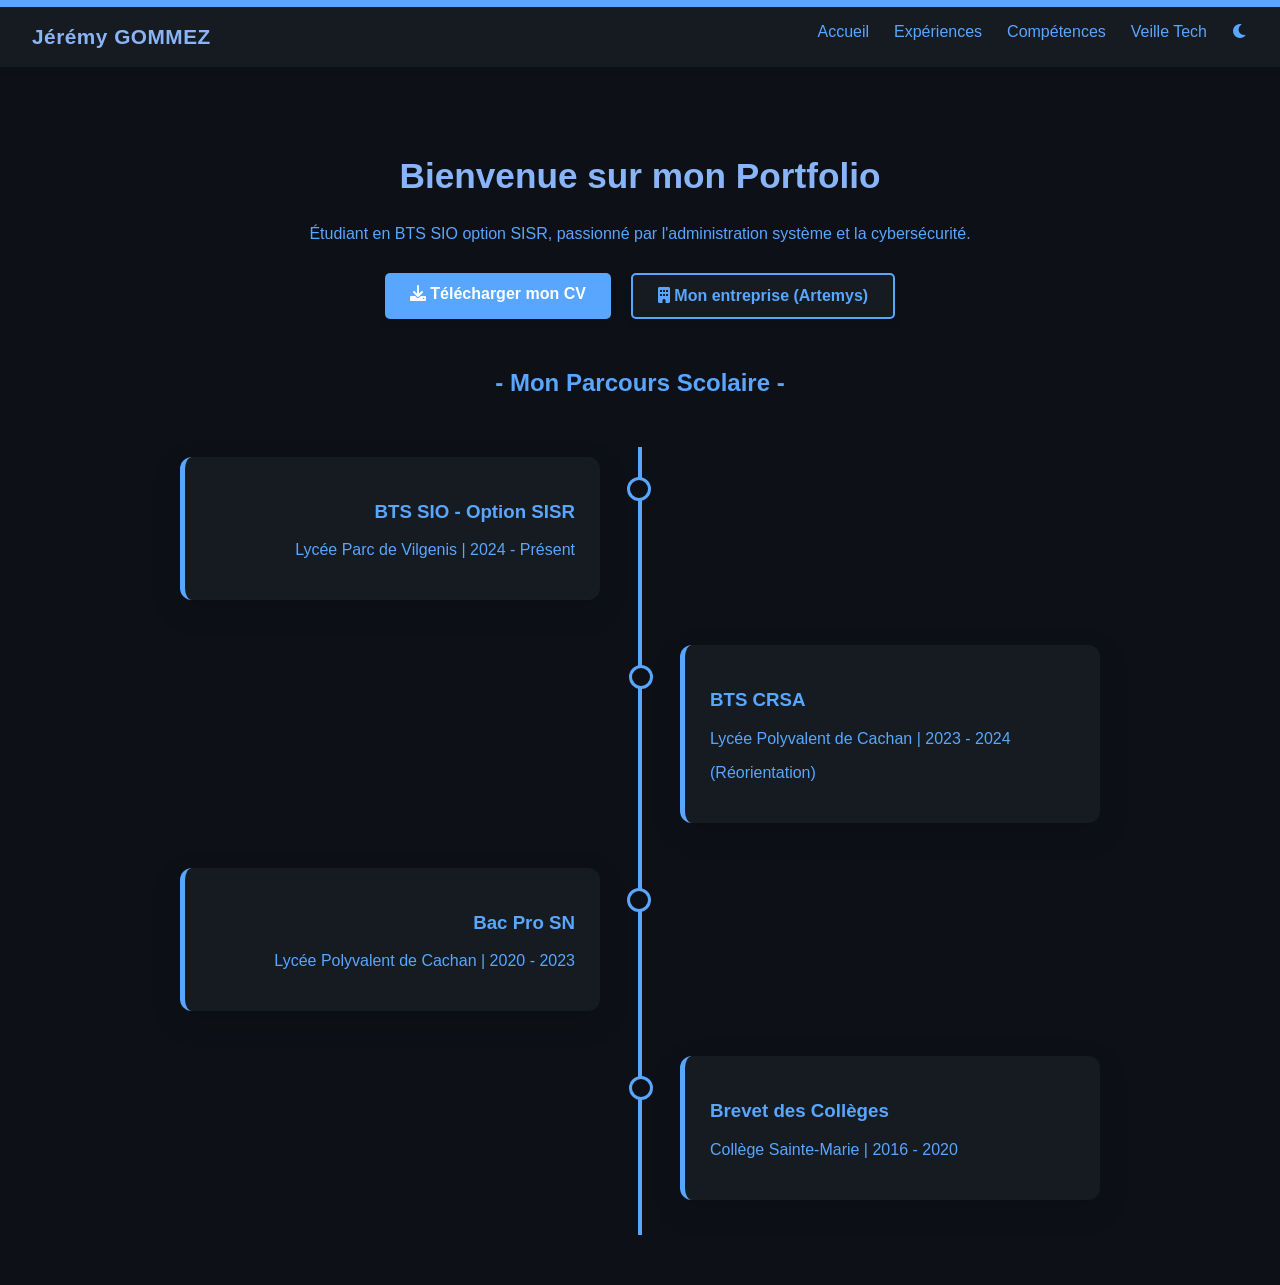
<file: index.html>
<!DOCTYPE html>
<html lang="fr">
<head>
    <meta charset="UTF-8">
    <title>Accueil | Jérémy GOMMEZ</title>
    <link rel="stylesheet" href="style.css">
    <link rel="stylesheet" href="https://cdnjs.cloudflare.com/ajax/libs/font-awesome/6.0.0/css/all.min.css">
</head>
<body>

<nav>
    <a href="index.html" class="logo">Jérémy GOMMEZ</a>
    <ul>
        <li><a href="index.html" class="active">Accueil</a></li>
        <li><a href="experiences.html">Expériences</a></li>
        <li><a href="competences.html">Compétences</a></li>
        <li><a href="veille.html">Veille Tech</a></li>
        <li><i id="theme-toggle" class="fas fa-moon" style="cursor:pointer; color:var(--accent);"></i></li>
    </ul>
</nav>

<main class="main-container">
    
    <section class="content-page" style="text-align: center; margin-bottom: 50px;">
        <h1>Bienvenue sur mon Portfolio</h1>
        <p>Étudiant en BTS SIO option SISR, passionné par l'administration système et la cybersécurité.</p>
        
        <div style="display: flex; justify-content: center; gap: 20px; margin-top: 30px; flex-wrap: wrap;">
            
            <a href="CV_Jeremy.pdf" class="btn-cv" download style="display: inline-block; padding: 12px 25px; background: var(--accent); color: white; text-decoration: none; border-radius: 5px; font-weight: bold; transition: 0.3s; box-shadow: 0 4px 6px rgba(0,0,0,0.1);">
                <i class="fas fa-download"></i> Télécharger mon CV
            </a>

            <a href="entreprise.html" class="btn-cv" style="display: inline-block; padding: 12px 25px; background: var(--card); color: var(--accent); border: 2px solid var(--accent); text-decoration: none; border-radius: 5px; font-weight: bold; transition: 0.3s; box-shadow: 0 4px 6px rgba(0,0,0,0.1);">
                <i class="fas fa-building"></i> Mon entreprise (Artemys)
            </a>

        </div>
    </section>

    <section class="content-page">
        <h2 style="text-align: center; margin-bottom: 30px;">- Mon Parcours Scolaire -</h2>

        <div class="timeline-container">
            <div class="timeline-line"></div>

            <div class="timeline-item left">
                <div class="card-exp highlight">
                    <h3>BTS SIO - Option SISR</h3>
                    <p class="company">Lycée Parc de Vilgenis | 2024 - Présent</p>
                </div>
            </div>

            <div class="timeline-item right">
                <div class="card-exp">
                    <h3>BTS CRSA</h3>
                    <p class="company">Lycée Polyvalent de Cachan | 2023 - 2024</p>
                    <p>(Réorientation)</p>
                </div>
            </div>

            <div class="timeline-item left">
                <div class="card-exp">
                    <h3>Bac Pro SN</h3>
                    <p class="company">Lycée Polyvalent de Cachan | 2020 - 2023</p>
                </div>
            </div>
            
            <div class="timeline-item right">
                <div class="card-exp">
                    <h3>Brevet des Collèges</h3>
                    <p class="company">Collège Sainte-Marie | 2016 - 2020</p>
                </div>
            </div>

        </div>
    </section>
</main>

<script src="script.js"></script>
</body>
</html>
</file>
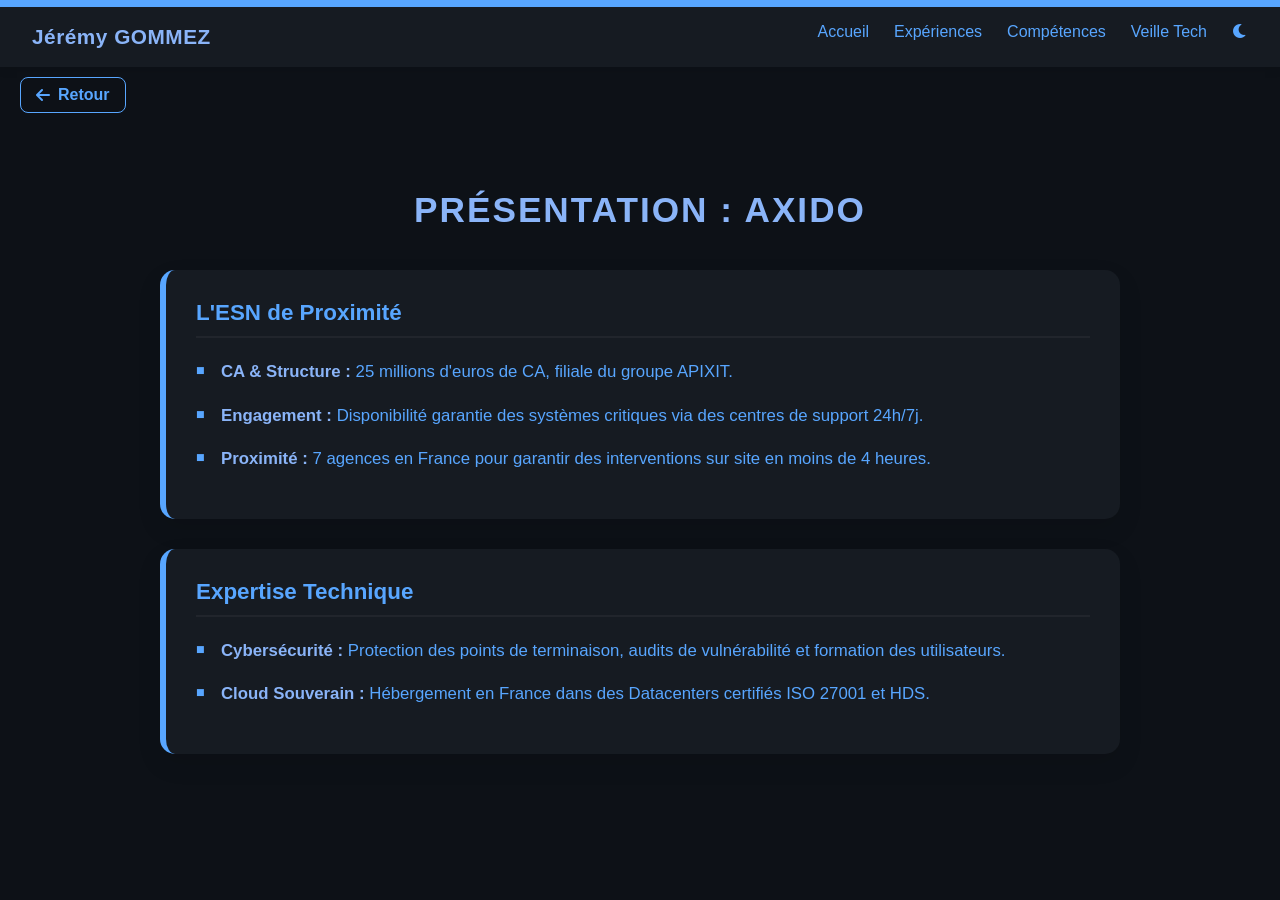
<file: axido.html>
<!DOCTYPE html>
<html lang="fr">
<head>
    <meta charset="UTF-8">
    <meta name="viewport" content="width=device-width, initial-scale=1.0">
    <title>Présentation Entreprise | Jérémy GOMMEZ</title>
    <link rel="stylesheet" href="style.css">
    <link rel="stylesheet" href="https://cdnjs.cloudflare.com/ajax/libs/font-awesome/6.0.0/css/all.min.css">
</head>
<body>

<nav class="navbar">
    <a href="index.html" class="logo">Jérémy GOMMEZ</a>
        <a href="experiences.html" class="back-arrow" title="Retour aux expériences">
    <i class="fas fa-arrow-left"></i> Retour
</a>
    <ul class="menu">
        <li><a href="index.html">Accueil</a></li>
        <li><a href="experiences.html">Expériences</a></li>
        <li><a href="competences.html">Compétences</a></li>
        <li><a href="veille.html">Veille Tech</a></li>
        <li><i id="theme-toggle" class="fas fa-moon" style="cursor:pointer;"></i></li>
    </ul>
</nav>
<main class="main-content">
    <h1>Présentation : Axido</h1>
    <section class="card">
        <h2>L'ESN de Proximité</h2>
        <ul>
            <li><strong>CA & Structure :</strong> 25 millions d'euros de CA, filiale du groupe APIXIT.</li>
            <li><strong>Engagement :</strong> Disponibilité garantie des systèmes critiques via des centres de support 24h/7j.</li>
            <li><strong>Proximité :</strong> 7 agences en France pour garantir des interventions sur site en moins de 4 heures.</li>
        </ul>
    </section>
    <section class="card">
        <h2>Expertise Technique</h2>
        <ul>
            <li><strong>Cybersécurité :</strong> Protection des points de terminaison, audits de vulnérabilité et formation des utilisateurs.</li>
            <li><strong>Cloud Souverain :</strong> Hébergement en France dans des Datacenters certifiés ISO 27001 et HDS.</li>
        </ul>
    </section>
</main>
<script>
    const themeToggle = document.getElementById('theme-toggle');
    const body = document.body;

    // Basculer le mode au clic
    themeToggle.addEventListener('click', () => {
        body.classList.toggle('light-mode');

        // Changer l'icône et sauvegarder le choix
        if (body.classList.contains('light-mode')) {
            themeToggle.classList.replace('fa-moon', 'fa-sun');
            localStorage.setItem('theme', 'light');
        } else {
            themeToggle.classList.replace('fa-sun', 'fa-moon');
            localStorage.setItem('theme', 'dark');
        }
    });

    // Garder le thème choisi même si on change de page
    window.onload = () => {
        const savedTheme = localStorage.getItem('theme');
        if (savedTheme === 'light') {
            body.classList.add('light-mode');
            themeToggle.classList.replace('fa-moon', 'fa-sun');
        }
    };
</script>

</body>
</file>
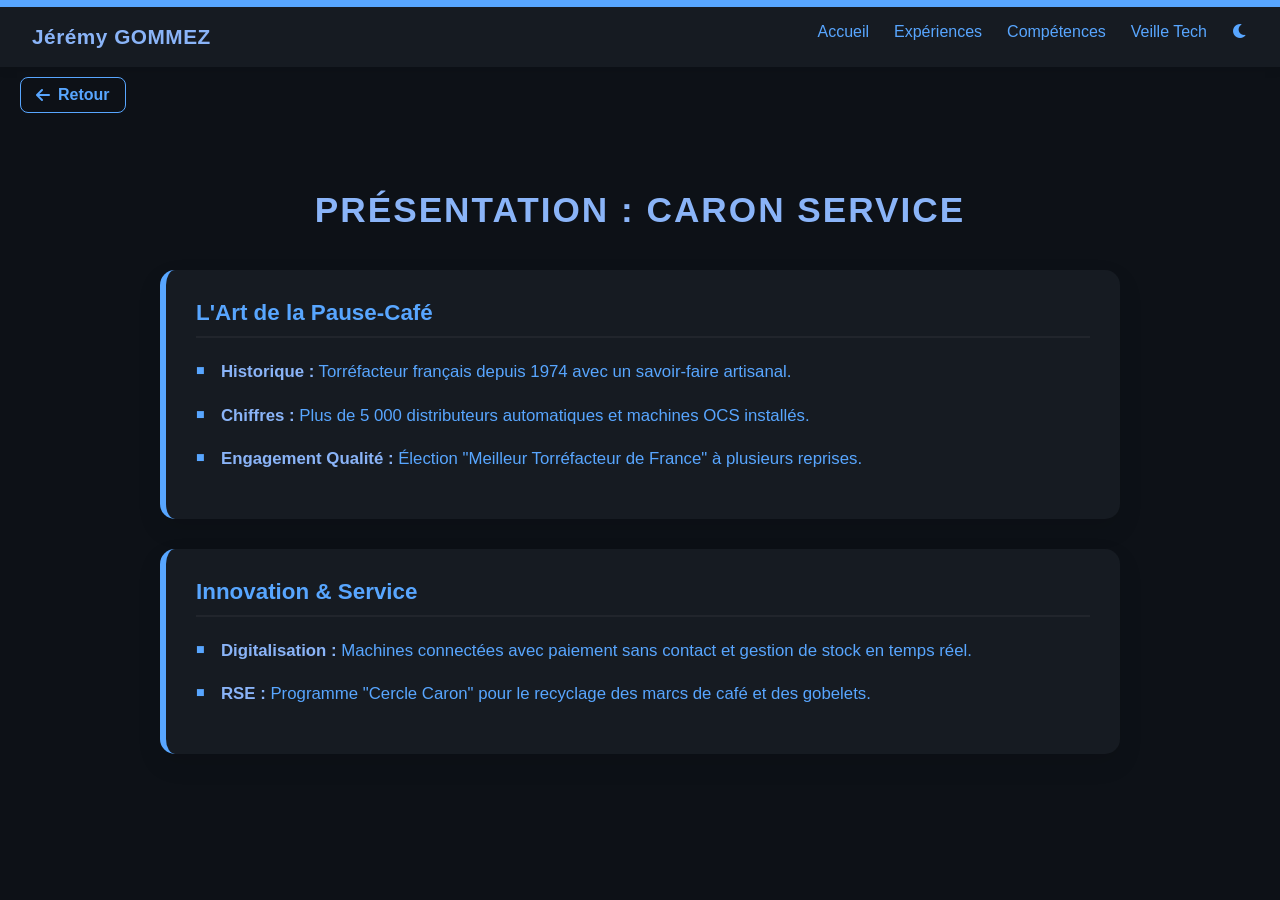
<file: caron.html>
<!DOCTYPE html>
<html lang="fr">
<head>
    <meta charset="UTF-8">
    <meta name="viewport" content="width=device-width, initial-scale=1.0">
    <title>Présentation Entreprise | Jérémy GOMMEZ</title>
    <link rel="stylesheet" href="style.css">
    <link rel="stylesheet" href="https://cdnjs.cloudflare.com/ajax/libs/font-awesome/6.0.0/css/all.min.css">
</head>
<body>

<nav class="navbar">
    <a href="index.html" class="logo">Jérémy GOMMEZ</a>
        <a href="experiences.html" class="back-arrow" title="Retour aux expériences">
    <i class="fas fa-arrow-left"></i> Retour
</a>
    <ul class="menu">
        <li><a href="index.html">Accueil</a></li>
        <li><a href="experiences.html">Expériences</a></li>
        <li><a href="competences.html">Compétences</a></li>
        <li><a href="veille.html">Veille Tech</a></li>
        <li><i id="theme-toggle" class="fas fa-moon" style="cursor:pointer;"></i></li>
    </ul>
</nav>
<main class="main-content">
    <h1>Présentation : Caron Service</h1>
    <section class="card">
        <h2>L'Art de la Pause-Café</h2>
        <ul>
            <li><strong>Historique :</strong> Torréfacteur français depuis 1974 avec un savoir-faire artisanal.</li>
            <li><strong>Chiffres :</strong> Plus de 5 000 distributeurs automatiques et machines OCS installés.</li>
            <li><strong>Engagement Qualité :</strong> Élection "Meilleur Torréfacteur de France" à plusieurs reprises.</li>
        </ul>
    </section>
    <section class="card">
        <h2>Innovation & Service</h2>
        <ul>
            <li><strong>Digitalisation :</strong> Machines connectées avec paiement sans contact et gestion de stock en temps réel.</li>
            <li><strong>RSE :</strong> Programme "Cercle Caron" pour le recyclage des marcs de café et des gobelets.</li>
        </ul>
    </section>
</main>
<script>
    const themeToggle = document.getElementById('theme-toggle');
    const body = document.body;

    // Basculer le mode au clic
    themeToggle.addEventListener('click', () => {
        body.classList.toggle('light-mode');

        // Changer l'icône et sauvegarder le choix
        if (body.classList.contains('light-mode')) {
            themeToggle.classList.replace('fa-moon', 'fa-sun');
            localStorage.setItem('theme', 'light');
        } else {
            themeToggle.classList.replace('fa-sun', 'fa-moon');
            localStorage.setItem('theme', 'dark');
        }
    });

    // Garder le thème choisi même si on change de page
    window.onload = () => {
        const savedTheme = localStorage.getItem('theme');
        if (savedTheme === 'light') {
            body.classList.add('light-mode');
            themeToggle.classList.replace('fa-moon', 'fa-sun');
        }
    };
</script>

</body>
</file>
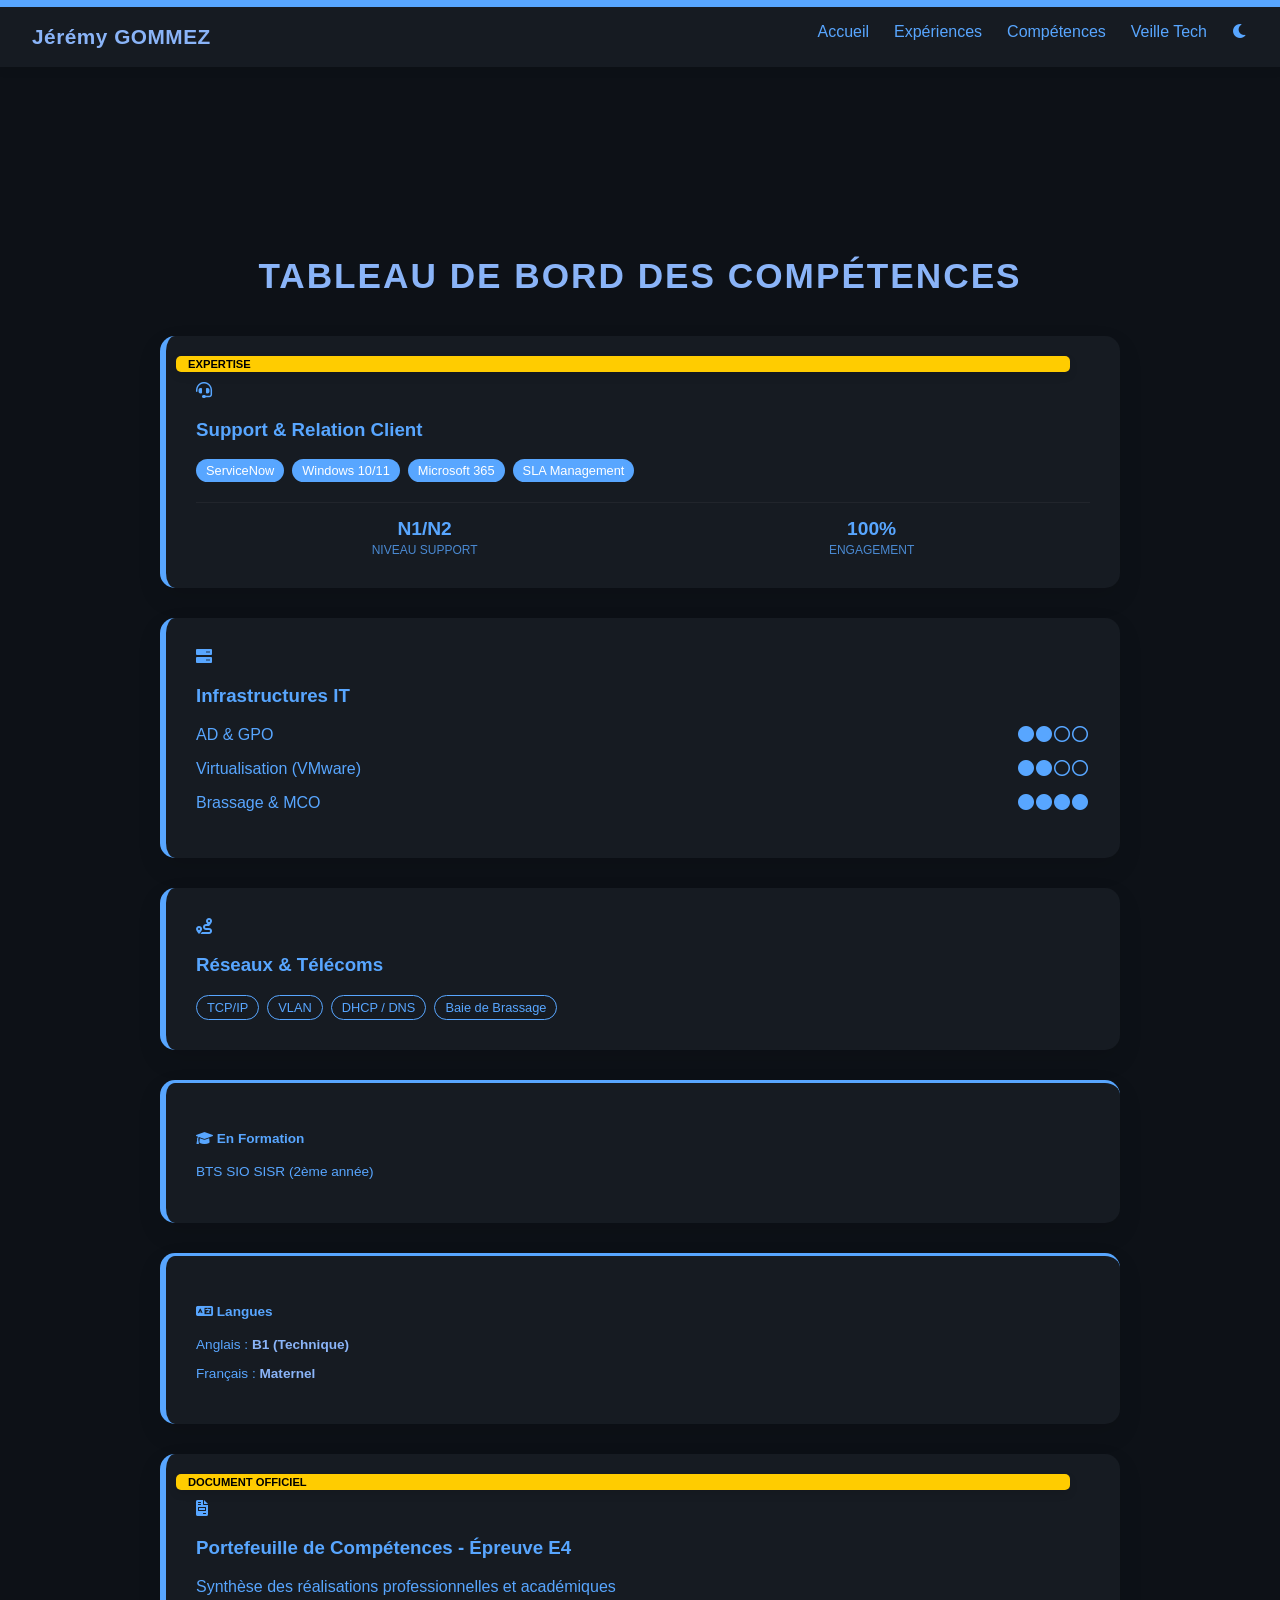
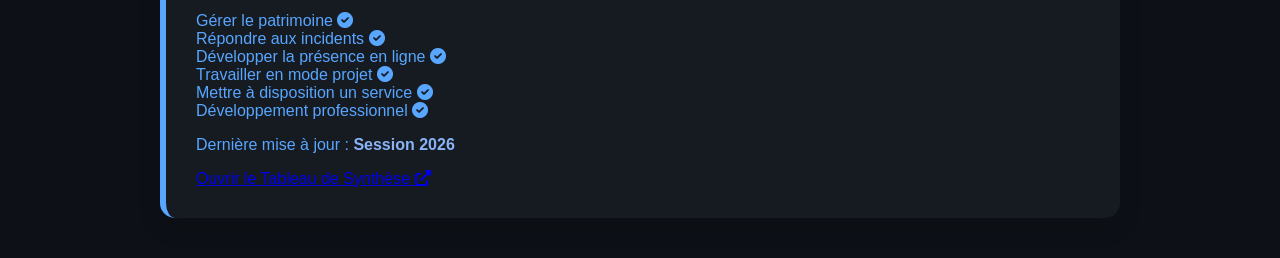
<file: competences.html>
<!DOCTYPE html>
<html lang="fr">
<head>
    <meta charset="UTF-8">
    <meta name="viewport" content="width=device-width, initial-scale=1.0">
    <title>Compétences | Jérémy GOMMEZ</title>
    <link rel="stylesheet" href="style.css">
    <link rel="stylesheet" href="https://cdnjs.cloudflare.com/ajax/libs/font-awesome/6.0.0/css/all.min.css">
</head>
<body>

<nav class="navbar">
    <a href="index.html" class="logo">Jérémy GOMMEZ</a>
    <ul class="menu">
        <li><a href="index.html">Accueil</a></li>
        <li><a href="experiences.html">Expériences</a></li>
        <li><a href="competences.html" class="active">Compétences</a></li>
        <li><a href="veille.html">Veille Tech</a></li>
        <li><i id="theme-toggle" class="fas fa-moon" style="cursor:pointer;"></i></li>
    </ul>
</nav>
<main class="main-container">
    <section class="main-content">
        <h1 style="text-align: center; margin-bottom: 40px;">Tableau de Bord des Compétences</h1>

        <div class="competences-layout">
            
            <div class="skills-grid-main">
                
                <div class="card alive-card highlight">
                    <div class="card-badge">Expertise</div>
                    <div class="card-header">
                        <i class="fas fa-headset"></i>
                        <h3>Support & Relation Client</h3>
                    </div>
                    <div class="skill-tags">
                        <span class="tag">ServiceNow</span>
                        <span class="tag">Windows 10/11</span>
                        <span class="tag">Microsoft 365</span>
                        <span class="tag">SLA Management</span>
                    </div>
                    <div class="stat-row">
                        <div class="stat-item">
                            <span class="stat-value">N1/N2</span>
                            <span class="stat-label">Niveau Support</span>
                        </div>
                        <div class="stat-item">
                            <span class="stat-value">100%</span>
                            <span class="stat-label">Engagement</span>
                        </div>
                    </div>
                </div>

                <div class="card alive-card">
                    <div class="card-header">
                        <i class="fas fa-server"></i>
                        <h3>Infrastructures IT</h3>
                    </div>
                    <div class="skill-info">
                        <p>AD & GPO <span class="level-dots"><i class="fas fa-circle"></i><i class="fas fa-circle"></i><i class="far fa-circle"></i><i class="far fa-circle"></i></span></p>
                        <p>Virtualisation (VMware) <span class="level-dots"><i class="fas fa-circle"></i><i class="fas fa-circle"></i><i class="far fa-circle"></i><i class="far fa-circle"></i></span></p>
                        <p>Brassage & MCO <span class="level-dots"><i class="fas fa-circle"></i><i class="fas fa-circle"></i><i class="fas fa-circle"></i><i class="fas fa-circle"></i></span></p>
                    </div>
                </div>

                <div class="card alive-card">
                    <div class="card-header">
                        <i class="fas fa-route"></i>
                        <h3>Réseaux & Télécoms</h3>
                    </div>
                    <div class="skill-tags">
                        <span class="tag outline">TCP/IP</span>
                        <span class="tag outline">VLAN</span>
                        <span class="tag outline">DHCP / DNS</span>
                        <span class="tag outline">Baie de Brassage</span>
                    </div>
                    
                </div>
            </div>

            <div class="skills-sidebar">
                <div class="card mini-card">
                    <h4><i class="fas fa-graduation-cap"></i> En Formation</h4>
                    <p>BTS SIO SISR (2ème année)</p>
                    <div class="progress-bar"><div class="progress" style="width: 60%;"></div></div>
                </div>

                <div class="card mini-card">
                    <h4><i class="fas fa-language"></i> Langues</h4>
                    <p>Anglais : <strong>B1 (Technique)</strong></p>
                    <p>Français : <strong>Maternel</strong></p>
                </div>
<div class="card alive-card table-master-card">
        <div class="card-badge gold">Document Officiel</div>
        
        <div class="dashboard-header">
            <div class="icon-circle">
                <i class="fas fa-file-invoice"></i>
            </div>
            <div class="titles">
                <h3>Portefeuille de Compétences - Épreuve E4</h3>
                <p>Synthèse des réalisations professionnelles et académiques</p>
            </div>
        </div>

        <div class="competences-summary-grid">
            <div class="summary-item checked"><span>Gérer le patrimoine</span> <i class="fas fa-check-circle"></i></div>
            <div class="summary-item checked"><span>Répondre aux incidents</span> <i class="fas fa-check-circle"></i></div>
            <div class="summary-item checked"><span>Développer la présence en ligne</span> <i class="fas fa-check-circle"></i></div>
            <div class="summary-item checked"><span>Travailler en mode projet</span> <i class="fas fa-check-circle"></i></div>
            <div class="summary-item checked"><span>Mettre à disposition un service</span> <i class="fas fa-check-circle"></i></div>
            <div class="summary-item checked"><span>Développement professionnel</span> <i class="fas fa-check-circle"></i></div>
        </div>

        <div class="dashboard-footer">
            <p>Dernière mise à jour : <strong>Session 2026</strong></p>
            <a href="Tableau_de_synthese_GOMMEZ.pdf" class="btn-modern-download">
                <span class="btn-text">Ouvrir le Tableau de Synthèse</span>
                <i class="fas fa-external-link-alt"></i>
            </a>
        </div>
            </div>
        </div>
    </section>
</main>

<script>
    const themeToggle = document.getElementById('theme-toggle');
    const body = document.body;

    themeToggle.addEventListener('click', () => {
        body.classList.toggle('light-mode');
        if (body.classList.contains('light-mode')) {
            themeToggle.classList.replace('fa-moon', 'fa-sun');
            localStorage.setItem('theme', 'light');
        } else {
            themeToggle.classList.replace('fa-sun', 'fa-moon');
            localStorage.setItem('theme', 'dark');
        }
    });

    window.onload = () => {
        const savedTheme = localStorage.getItem('theme');
        if (savedTheme === 'light') {
            body.classList.add('light-mode');
            themeToggle.classList.replace('fa-moon', 'fa-sun');
        }
    };
</script>
</body>
</html>
</file>
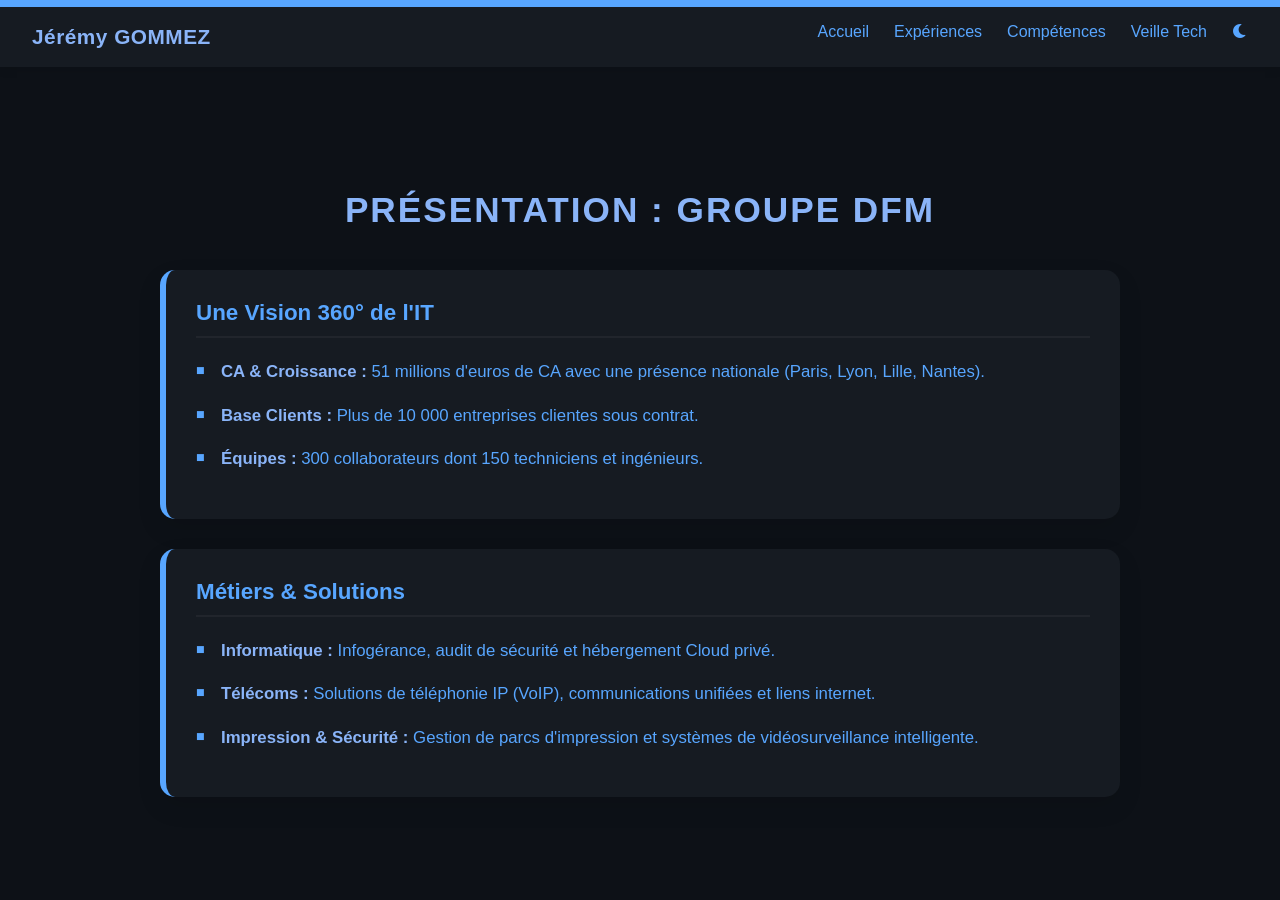
<file: dfm.html>
<!DOCTYPE html>
<html lang="fr">
<head>
    <meta charset="UTF-8">
    <meta name="viewport" content="width=device-width, initial-scale=1.0">
    <title>Présentation Entreprise | Jérémy GOMMEZ</title>
    <link rel="stylesheet" href="style.css">
    <link rel="stylesheet" href="https://cdnjs.cloudflare.com/ajax/libs/font-awesome/6.0.0/css/all.min.css">
</head>
<body>

<nav class="navbar">
    <a href="index.html" class="logo">Jérémy GOMMEZ</a>
    <ul class="menu">
        <li><a href="index.html">Accueil</a></li>
        <li><a href="experiences.html">Expériences</a></li>
        <li><a href="competences.html">Compétences</a></li>
        <li><a href="veille.html">Veille Tech</a></li>
        <li><i id="theme-toggle" class="fas fa-moon" style="cursor:pointer;"></i></li>
    </ul>
</nav>
<main class="main-content">
    <h1>Présentation : Groupe DFM</h1>
    <section class="card">
        <h2>Une Vision 360° de l'IT</h2>
        <ul>
            <li><strong>CA & Croissance :</strong> 51 millions d'euros de CA avec une présence nationale (Paris, Lyon, Lille, Nantes).</li>
            <li><strong>Base Clients :</strong> Plus de 10 000 entreprises clientes sous contrat.</li>
            <li><strong>Équipes :</strong> 300 collaborateurs dont 150 techniciens et ingénieurs.</li>
        </ul>
    </section>
    <section class="card">
        <h2>Métiers & Solutions</h2>
        <ul>
            <li><strong>Informatique :</strong> Infogérance, audit de sécurité et hébergement Cloud privé.</li>
            <li><strong>Télécoms :</strong> Solutions de téléphonie IP (VoIP), communications unifiées et liens internet.</li>
            <li><strong>Impression & Sécurité :</strong> Gestion de parcs d'impression et systèmes de vidéosurveillance intelligente.</li>
        </ul>
    </section>
</main>
<script>
    const themeToggle = document.getElementById('theme-toggle');
    const body = document.body;

    // Basculer le mode au clic
    themeToggle.addEventListener('click', () => {
        body.classList.toggle('light-mode');

        // Changer l'icône et sauvegarder le choix
        if (body.classList.contains('light-mode')) {
            themeToggle.classList.replace('fa-moon', 'fa-sun');
            localStorage.setItem('theme', 'light');
        } else {
            themeToggle.classList.replace('fa-sun', 'fa-moon');
            localStorage.setItem('theme', 'dark');
        }
    });

    // Garder le thème choisi même si on change de page
    window.onload = () => {
        const savedTheme = localStorage.getItem('theme');
        if (savedTheme === 'light') {
            body.classList.add('light-mode');
            themeToggle.classList.replace('fa-moon', 'fa-sun');
        }
    };
</script>
    
</body>
</file>
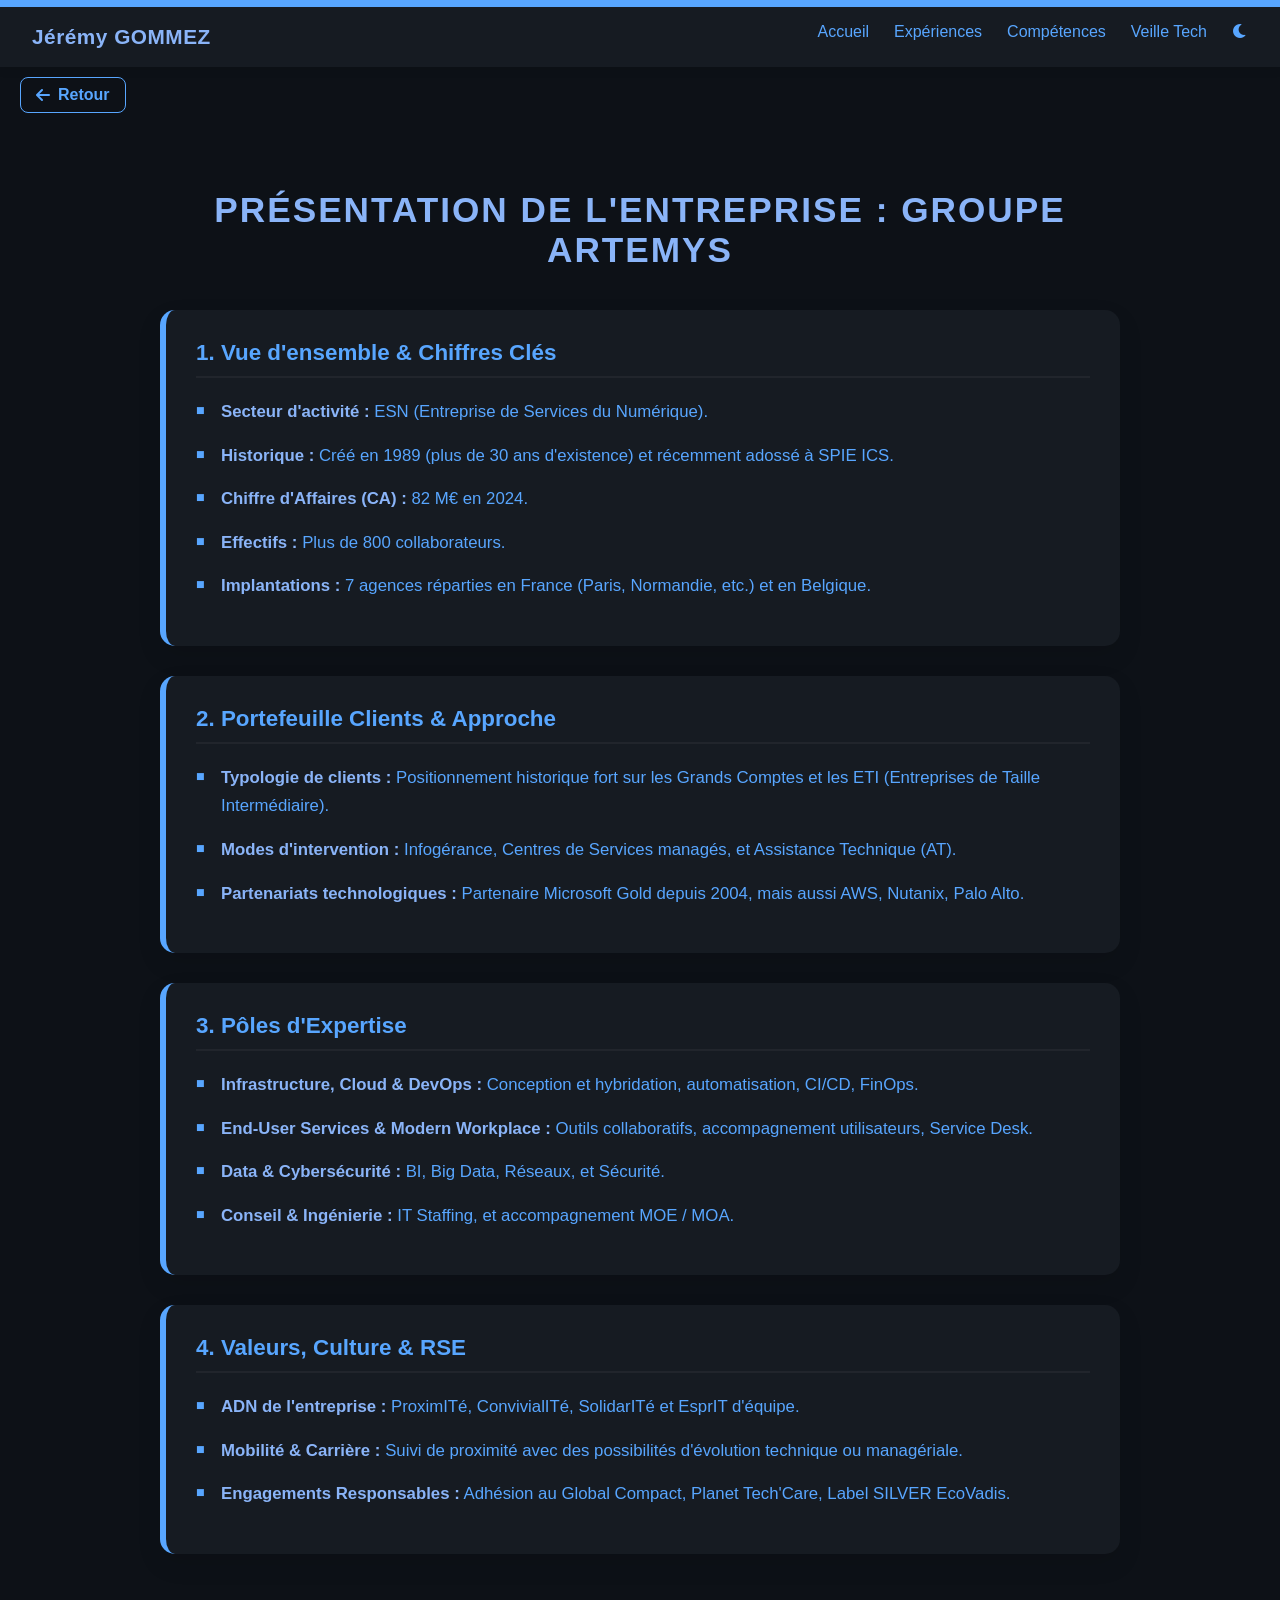
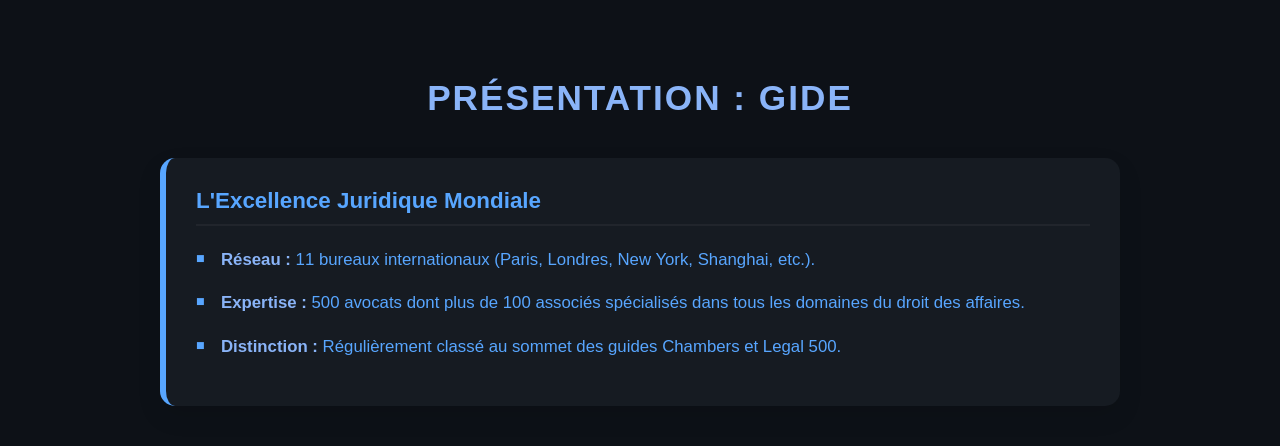
<file: entreprise.html>
<!DOCTYPE html>
<html lang="fr">
<head>
    <meta charset="UTF-8">
    <meta name="viewport" content="width=device-width, initial-scale=1.0">
    <title>Jérémy GOMMEZ - Présentation de l'entreprise</title>
    <link rel="stylesheet" href="https://cdnjs.cloudflare.com/ajax/libs/font-awesome/6.0.0/css/all.min.css">
    <link rel="stylesheet" href="style.css">
</head>
<body>

    <nav>
        <a href="index.html" class="logo">Jérémy GOMMEZ</a>
            <a href="experiences.html" class="back-arrow" title="Retour aux expériences">
    <i class="fas fa-arrow-left"></i> Retour
</a>
        <ul>
            <li><a href="index.html" class="active">Accueil</a></li>
            <li><a href="experiences.html">Expériences</a></li>
            <li><a href="competences.html">Compétences</a></li>
            <li><a href="veille.html">Veille Tech</a></li>
            <li><i id="theme-toggle" class="fas fa-moon" title="Changer de mode"></i></li>
        </ul>
    </nav>

    <main class="main-content">
        <h1>Présentation de l'entreprise : Groupe Artemys</h1>
        
        <section class="card">
            <h2>1. Vue d'ensemble & Chiffres Clés</h2>
            <ul>
                <li><strong>Secteur d'activité :</strong> ESN (Entreprise de Services du Numérique).</li>
                <li><strong>Historique :</strong> Créé en 1989 (plus de 30 ans d'existence) et récemment adossé à SPIE ICS.</li>
                <li><strong>Chiffre d'Affaires (CA) :</strong> 82 M€ en 2024.</li>
                <li><strong>Effectifs :</strong> Plus de 800 collaborateurs.</li>
                <li><strong>Implantations :</strong> 7 agences réparties en France (Paris, Normandie, etc.) et en Belgique.</li>
            </ul>
        </section>

        <section class="card">
            <h2>2. Portefeuille Clients & Approche</h2>
            <ul>
                <li><strong>Typologie de clients :</strong> Positionnement historique fort sur les Grands Comptes et les ETI (Entreprises de Taille Intermédiaire).</li>
                <li><strong>Modes d'intervention :</strong> Infogérance, Centres de Services managés, et Assistance Technique (AT).</li>
                <li><strong>Partenariats technologiques :</strong> Partenaire Microsoft Gold depuis 2004, mais aussi AWS, Nutanix, Palo Alto.</li>
            </ul>
        </section>

        <section class="card">
            <h2>3. Pôles d'Expertise</h2>
            <ul>
                <li><strong>Infrastructure, Cloud & DevOps :</strong> Conception et hybridation, automatisation, CI/CD, FinOps.</li>
                <li><strong>End-User Services & Modern Workplace :</strong> Outils collaboratifs, accompagnement utilisateurs, Service Desk.</li>
                <li><strong>Data & Cybersécurité :</strong> BI, Big Data, Réseaux, et Sécurité.</li>
                <li><strong>Conseil & Ingénierie :</strong> IT Staffing, et accompagnement MOE / MOA.</li>
            </ul>
        </section>

        <section class="card">
            <h2>4. Valeurs, Culture & RSE</h2>
            <ul>
                <li><strong>ADN de l'entreprise :</strong> ProximITé, ConvivialITé, SolidarITé et EsprIT d'équipe.</li>
                <li><strong>Mobilité & Carrière :</strong> Suivi de proximité avec des possibilités d'évolution technique ou managériale.</li>
                <li><strong>Engagements Responsables :</strong> Adhésion au Global Compact, Planet Tech'Care, Label SILVER EcoVadis.</li>
            </ul>
        </section>
    </main>
<main class="main-content">
    <h1>Présentation : Gide</h1>
    <section class="card">
        <h2>L'Excellence Juridique Mondiale</h2>
        <ul>
            <li><strong>Réseau :</strong> 11 bureaux internationaux (Paris, Londres, New York, Shanghai, etc.).</li>
            <li><strong>Expertise :</strong> 500 avocats dont plus de 100 associés spécialisés dans tous les domaines du droit des affaires.</li>
            <li><strong>Distinction :</strong> Régulièrement classé au sommet des guides Chambers et Legal 500.</li>
        </ul>
    </section>
</main>
    <script>
        const themeToggle = document.getElementById('theme-toggle');
        const body = document.body;

        themeToggle.addEventListener('click', () => {
            // Bascule la classe .light-mode sur le body
            body.classList.toggle('light-mode');

            // Change l'icône entre lune et soleil
            if (body.classList.contains('light-mode')) {
                themeToggle.classList.replace('fa-moon', 'fa-sun');
            } else {
                themeToggle.classList.replace('fa-sun', 'fa-moon');
            }

            // Sauvegarde le choix dans le navigateur
            const currentTheme = body.classList.contains('light-mode') ? 'light' : 'dark';
            localStorage.setItem('theme', currentTheme);
        });

        // Appliquer le thème sauvegardé au chargement de la page
        window.onload = () => {
            const savedTheme = localStorage.getItem('theme');
            if (savedTheme === 'light') {
                body.classList.add('light-mode');
                themeToggle.classList.replace('fa-moon', 'fa-sun');
            }
        };
    </script>
</body>
</html>
</file>
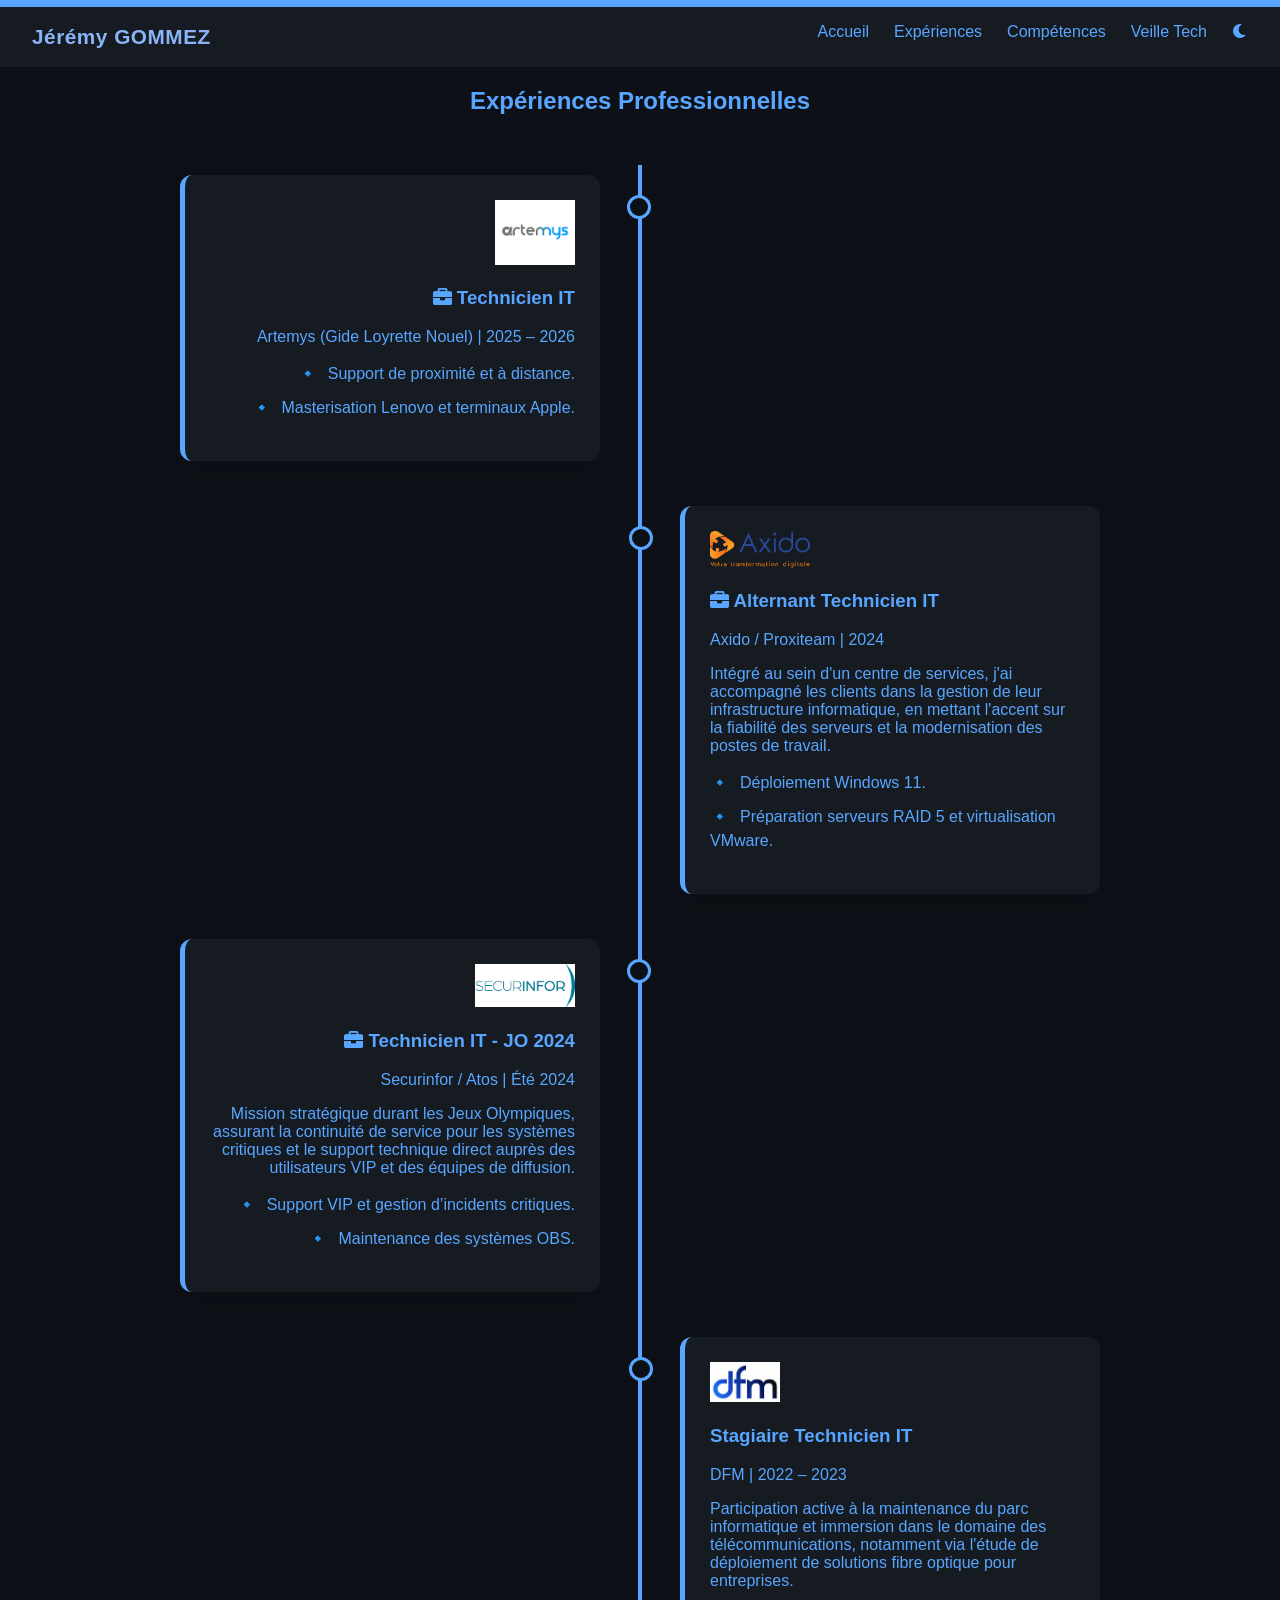
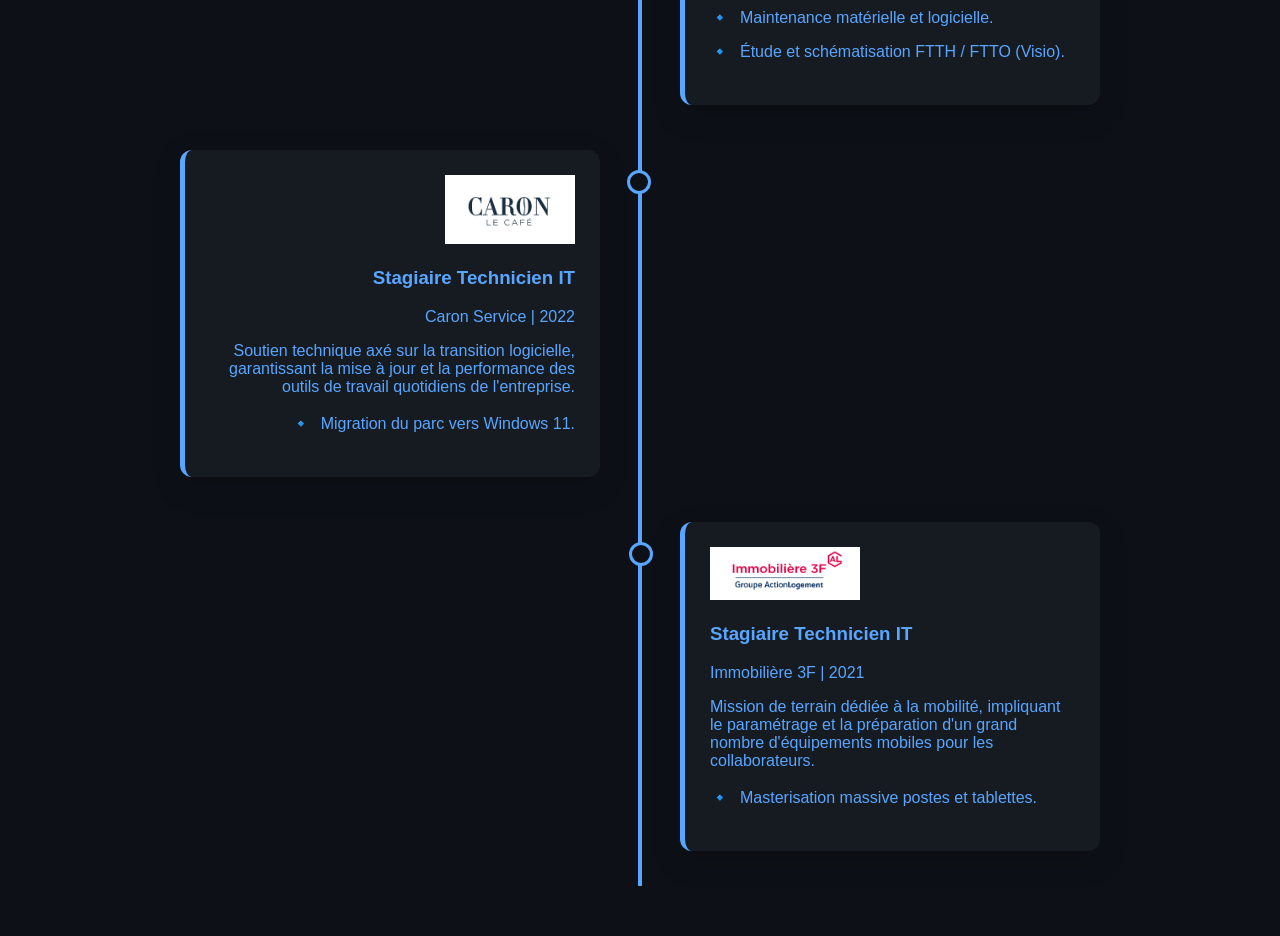
<file: experiences.html>
<!DOCTYPE html>
<html lang="fr">
<head>
    <meta charset="UTF-8">
    <title>Mes expériences | Jérémy GOMMEZ</title>
    <link rel="stylesheet" href="style.css">
    <link rel="stylesheet" href="https://cdnjs.cloudflare.com/ajax/libs/font-awesome/6.0.0/css/all.min.css">

</head>
<body>

<nav>
    <a href="index.html" class="logo">Jérémy GOMMEZ</a>
    <ul>
        <li><a href="index.html">Accueil</a></li>
        <li><a href="experiences.html" class="active">Expériences</a></li>
        <li><a href="competences.html">Compétences</a></li>
        <li><a href="veille.html">Veille Tech</a></li>
        <li><i id="theme-toggle" class="fas fa-moon" style="cursor:pointer; color:var(--accent);"></i></li>
    </ul>
</nav>

<section class="content-page">
    <h2 style="text-align: center;">Expériences Professionnelles</h2>

    <div class="timeline-container">
        <div class="timeline-line"></div>

        <div class="timeline-item left">
            <div class="card-exp highlight">
                <a href="entreprise.html" class="company-logo-link">
                    <img src="images.png" alt="Artemys" style="width: 80px; height: auto;">
                </a>
                <div class="exp-content">
                    <h3><i class="fas fa-briefcase"></i> Technicien IT</h3>
                    <p class="company">Artemys (Gide Loyrette Nouel) | 2025 – 2026</p>
                    <ul class="skill-list">
                        <li>Support de proximité et à distance.</li>
                        <li>Masterisation Lenovo et terminaux Apple.</li>
                    </ul>
                </div>
            </div>
        </div>

        <div class="timeline-item right">
            <div class="card-exp highlight">
                <a href="axido.html" class="company-logo-link">
                    <img src="LogoAxido-scaled.webp" alt="Logo Axido"style="width: 100px; height: auto;">
                </a>
                <div class="exp-content">
                    <h3><i class="fas fa-briefcase"></i> Alternant Technicien IT</h3>
                    <p class="company">Axido / Proxiteam | 2024</p>
                    <p class="exp-description">
                        Intégré au sein d'un centre de services, j'ai accompagné les clients dans la gestion de leur infrastructure informatique, en mettant l'accent sur la fiabilité des serveurs et la modernisation des postes de travail.
                    </p>
                    <ul class="skill-list">
                        <li>Déploiement Windows 11.</li>
                        <li>Préparation serveurs RAID 5 et virtualisation VMware.</li>
                    </ul>
                </div>
            </div>
        </div>

        <div class="timeline-item left">
            <div class="card-exp highlight">
                <a href="securinfor.html" class="company-logo-link">
                    <img src="téléchargement.png" alt="Logo JO 2024"style="width: 100px; height: auto;">
                </a>
                <div class="exp-content">
                    <h3><i class="fas fa-briefcase"></i> Technicien IT - JO 2024</h3>
                    <p class="company">Securinfor / Atos | Été 2024</p>
                    <p class="exp-description">
                        Mission stratégique durant les Jeux Olympiques, assurant la continuité de service pour les systèmes critiques et le support technique direct auprès des utilisateurs VIP et des équipes de diffusion.
                    </p>
                    <ul class="skill-list">
                        <li>Support VIP et gestion d’incidents critiques.</li>
                        <li>Maintenance des systèmes OBS.</li>
                    </ul>
                </div>
            </div>
        </div>

        <div class="timeline-item right">
            <div class="card-exp">
                <a href="dfm.html" class="company-logo-link">
                    <img src="téléchargement.jfif" alt="Logo DFM" style="width: 70px;height: auto;">
                </a>
                <div class="exp-content">
                    <h3>Stagiaire Technicien IT</h3>
                    <p class="company">DFM | 2022 – 2023</p>
                    <p class="exp-description">
                        Participation active à la maintenance du parc informatique et immersion dans le domaine des télécommunications, notamment via l'étude de déploiement de solutions fibre optique pour entreprises.
                    </p>
                    <ul class="skill-list">
                        <li>Maintenance matérielle et logicielle.</li>
                        <li>Étude et schématisation FTTH / FTTO (Visio).</li>
                    </ul>
                </div>
            </div>
        </div>

        <div class="timeline-item left">
            <div class="card-exp">
                <a href="caron.html" class="company-logo-link">
                    <img src="téléchargement (1).png" alt="Logo Caron Service"style="width: 130px;height: auto;">
                </a>
                <div class="exp-content">
                    <h3>Stagiaire Technicien IT</h3>
                    <p class="company">Caron Service | 2022</p>
                    <p class="exp-description">
                        Soutien technique axé sur la transition logicielle, garantissant la mise à jour et la performance des outils de travail quotidiens de l'entreprise.
                    </p>
                    <ul class="skill-list">
                        <li>Migration du parc vers Windows 11.</li>
                    </ul>
                </div>
            </div>
        </div>

        <div class="timeline-item right">
            <div class="card-exp">
                <a href="immobiliere3f.html" class="company-logo-link">
                    <img src="téléchargement (2).png" alt="logo 3F" style="width: 150px;height: auto;">
                </a> 
                <div class="exp-content">
                    <h3>Stagiaire Technicien IT</h3>
                    <p class="company">Immobilière 3F | 2021</p>
                    <p class="exp-description">
                        Mission de terrain dédiée à la mobilité, impliquant le paramétrage et la préparation d'un grand nombre d'équipements mobiles pour les collaborateurs.
                    </p>
                    <ul class="skill-list">
                        <li>Masterisation massive postes et tablettes.</li>
                    </ul>
                </div>
            </div>
        </div>

    </div>
</section>

<script src="script.js"></script>
</body>
</html>
</file>
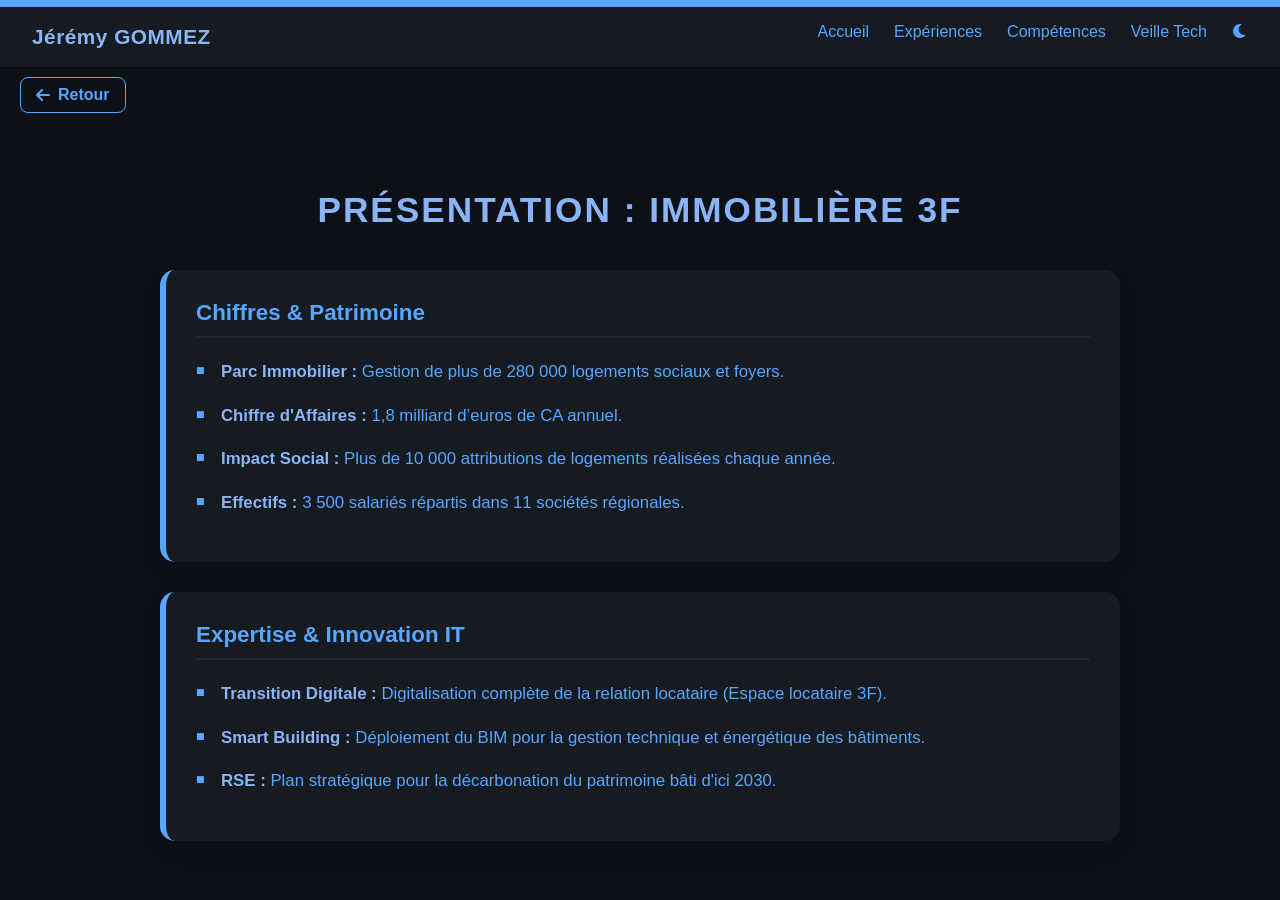
<file: immobiliere3f.html>
<!DOCTYPE html>
<html lang="fr">
<head>
    <meta charset="UTF-8">
    <meta name="viewport" content="width=device-width, initial-scale=1.0">
    <title>Présentation Entreprise | Jérémy GOMMEZ</title>
    <link rel="stylesheet" href="style.css">
    <link rel="stylesheet" href="https://cdnjs.cloudflare.com/ajax/libs/font-awesome/6.0.0/css/all.min.css">
</head>
<body>

<nav class="navbar">
    <a href="index.html" class="logo">Jérémy GOMMEZ</a>
    <a href="experiences.html" class="back-arrow" title="Retour aux expériences">
    <i class="fas fa-arrow-left"></i> Retour
</a>
    <ul class="menu">
        <li><a href="index.html">Accueil</a></li>
        <li><a href="experiences.html">Expériences</a></li>
        <li><a href="competences.html">Compétences</a></li>
        <li><a href="veille.html">Veille Tech</a></li>
        <li><i id="theme-toggle" class="fas fa-moon" style="cursor:pointer;"></i></li>
    </ul>
</nav>
<main class="main-content">
    <h1>Présentation : Immobilière 3F</h1>
    <section class="card">
        <h2>Chiffres & Patrimoine</h2>
        <ul>
            <li><strong>Parc Immobilier :</strong> Gestion de plus de 280 000 logements sociaux et foyers.</li>
            <li><strong>Chiffre d'Affaires :</strong> 1,8 milliard d’euros de CA annuel.</li>
            <li><strong>Impact Social :</strong> Plus de 10 000 attributions de logements réalisées chaque année.</li>
            <li><strong>Effectifs :</strong> 3 500 salariés répartis dans 11 sociétés régionales.</li>
        </ul>
    </section>
    <section class="card">
        <h2>Expertise & Innovation IT</h2>
        <ul>
            <li><strong>Transition Digitale :</strong> Digitalisation complète de la relation locataire (Espace locataire 3F).</li>
            <li><strong>Smart Building :</strong> Déploiement du BIM pour la gestion technique et énergétique des bâtiments.</li>
            <li><strong>RSE :</strong> Plan stratégique pour la décarbonation du patrimoine bâti d'ici 2030.</li>
        </ul>
    </section>
</main>
<script>
    const themeToggle = document.getElementById('theme-toggle');
    const body = document.body;

    // Basculer le mode au clic
    themeToggle.addEventListener('click', () => {
        body.classList.toggle('light-mode');

        // Changer l'icône et sauvegarder le choix
        if (body.classList.contains('light-mode')) {
            themeToggle.classList.replace('fa-moon', 'fa-sun');
            localStorage.setItem('theme', 'light');
        } else {
            themeToggle.classList.replace('fa-sun', 'fa-moon');
            localStorage.setItem('theme', 'dark');
        }
    });

    // Garder le thème choisi même si on change de page
    window.onload = () => {
        const savedTheme = localStorage.getItem('theme');
        if (savedTheme === 'light') {
            body.classList.add('light-mode');
            themeToggle.classList.replace('fa-moon', 'fa-sun');
        }
    };
</script>

    
</body>
</file>
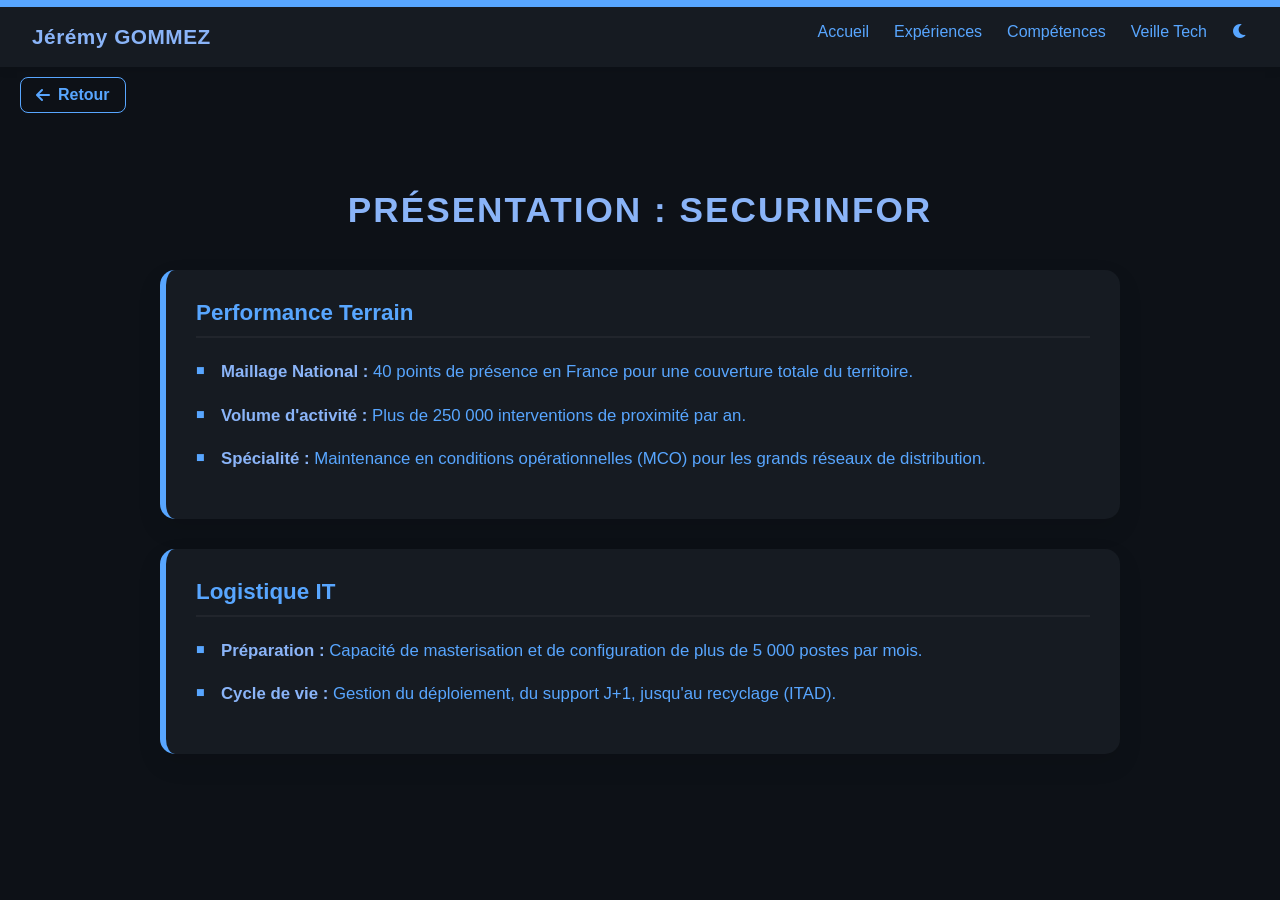
<file: securinfor.html>
<!DOCTYPE html>
<html lang="fr">
<head>
    <meta charset="UTF-8">
    <meta name="viewport" content="width=device-width, initial-scale=1.0">
    <title>Présentation Entreprise | Jérémy GOMMEZ</title>
    <link rel="stylesheet" href="style.css">
    <link rel="stylesheet" href="https://cdnjs.cloudflare.com/ajax/libs/font-awesome/6.0.0/css/all.min.css">
</head>
<body>

<nav class="navbar">
    <a href="index.html" class="logo">Jérémy GOMMEZ</a>
        <a href="experiences.html" class="back-arrow" title="Retour aux expériences">
    <i class="fas fa-arrow-left"></i> Retour
</a>
    <ul class="menu">
        <li><a href="index.html">Accueil</a></li>
        <li><a href="experiences.html">Expériences</a></li>
        <li><a href="competences.html">Compétences</a></li>
        <li><a href="veille.html">Veille Tech</a></li>
        <li><i id="theme-toggle" class="fas fa-moon" style="cursor:pointer;"></i></li>
    </ul>
</nav>
<main class="main-content">
    <h1>Présentation : Securinfor</h1>
    <section class="card">
        <h2>Performance Terrain</h2>
        <ul>
            <li><strong>Maillage National :</strong> 40 points de présence en France pour une couverture totale du territoire.</li>
            <li><strong>Volume d'activité :</strong> Plus de 250 000 interventions de proximité par an.</li>
            <li><strong>Spécialité :</strong> Maintenance en conditions opérationnelles (MCO) pour les grands réseaux de distribution.</li>
        </ul>
    </section>
    <section class="card">
        <h2>Logistique IT</h2>
        <ul>
            <li><strong>Préparation :</strong> Capacité de masterisation et de configuration de plus de 5 000 postes par mois.</li>
            <li><strong>Cycle de vie :</strong> Gestion du déploiement, du support J+1, jusqu'au recyclage (ITAD).</li>
        </ul>
    </section>
</main>
<script>
    const themeToggle = document.getElementById('theme-toggle');
    const body = document.body;

    // Basculer le mode au clic
    themeToggle.addEventListener('click', () => {
        body.classList.toggle('light-mode');

        // Changer l'icône et sauvegarder le choix
        if (body.classList.contains('light-mode')) {
            themeToggle.classList.replace('fa-moon', 'fa-sun');
            localStorage.setItem('theme', 'light');
        } else {
            themeToggle.classList.replace('fa-sun', 'fa-moon');
            localStorage.setItem('theme', 'dark');
        }
    });

    // Garder le thème choisi même si on change de page
    window.onload = () => {
        const savedTheme = localStorage.getItem('theme');
        if (savedTheme === 'light') {
            body.classList.add('light-mode');
            themeToggle.classList.replace('fa-moon', 'fa-sun');
        }
    };
</script>
</body>
</file>
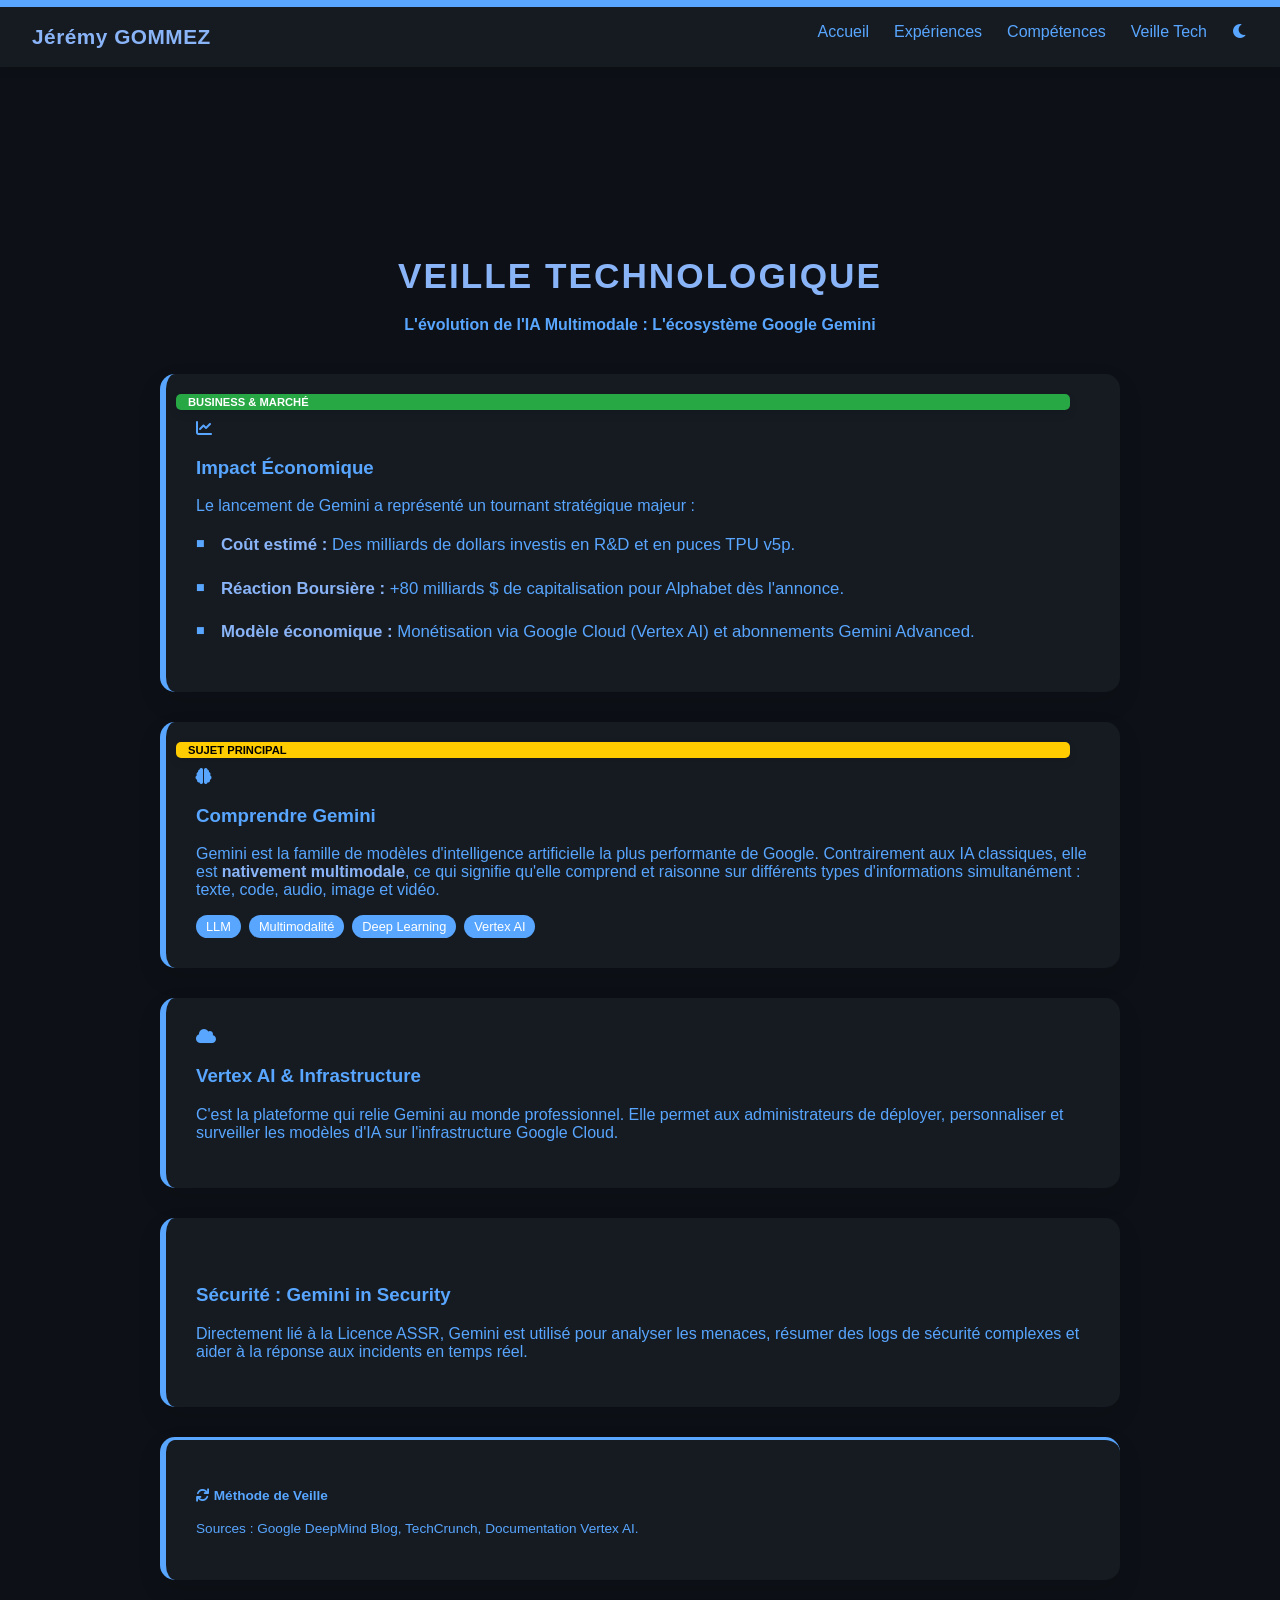
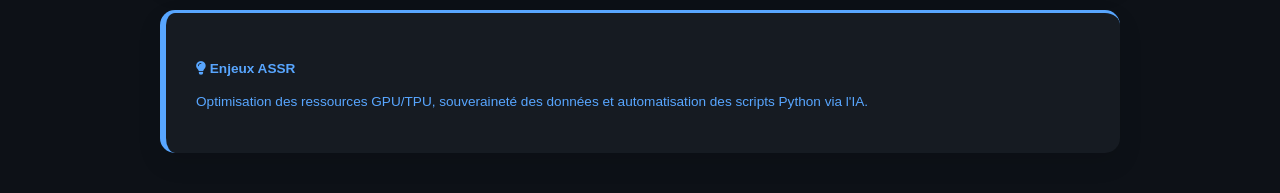
<file: veille.html>
<!DOCTYPE html>
<html lang="fr">
<head>
    <meta charset="UTF-8">
    <title>Veille Tech | Jérémy GOMMEZ</title>
    <link rel="stylesheet" href="style.css">
    <link rel="stylesheet" href="https://cdnjs.cloudflare.com/ajax/libs/font-awesome/6.0.0/css/all.min.css">
</head>
<body>

<nav>
    <a href="index.html" class="logo">Jérémy GOMMEZ</a>
    <ul>
        <li><a href="index.html">Accueil</a></li>
        <li><a href="experiences.html">Expériences</a></li>
        <li><a href="competences.html">Compétences</a></li>
        <li><a href="veille.html" class="active">Veille Tech</a></li>
        <li><i id="theme-toggle" class="fas fa-moon" style="cursor:pointer; color:var(--accent);"></i></li>
    </ul>
</nav>

<main class="main-container">
    <section class="main-content">
        <h1 style="text-align: center; margin-bottom: 20px;">Veille Technologique</h1>
        <p style="text-align: center; color: var(--accent); font-weight: bold; margin-bottom: 40px;">
            L'évolution de l'IA Multimodale : L'écosystème Google Gemini
        </p>
<div class="card alive-card">
    <div class="card-badge" style="background: #28a745; color: white;">Business & Marché</div>
    <div class="card-header">
        <i class="fas fa-chart-line"></i>
        <h3>Impact Économique</h3>
    </div>
    <p>Le lancement de Gemini a représenté un tournant stratégique majeur :</p>
    <ul>
        <li><strong>Coût estimé :</strong> Des milliards de dollars investis en R&D et en puces TPU v5p.</li>
        <li><strong>Réaction Boursière :</strong> +80 milliards $ de capitalisation pour Alphabet dès l'annonce.</li>
        <li><strong>Modèle économique :</strong> Monétisation via Google Cloud (Vertex AI) et abonnements Gemini Advanced.</li>
    </ul>
</div>
        <div class="card alive-card highlight">
            <div class="card-badge">Sujet Principal</div>
            <div class="card-header">
                <i class="fas fa-brain"></i>
                <h3>Comprendre Gemini</h3>
            </div>
            <p>Gemini est la famille de modèles d'intelligence artificielle la plus performante de Google. Contrairement aux IA classiques, elle est <strong>nativement multimodale</strong>, ce qui signifie qu'elle comprend et raisonne sur différents types d'informations simultanément : texte, code, audio, image et vidéo.</p>
            <div class="skill-tags" style="margin-top: 15px;">
                <span class="tag">LLM</span>
                <span class="tag">Multimodalité</span>
                <span class="tag">Deep Learning</span>
                <span class="tag">Vertex AI</span>
            </div>
        </div>

        <div class="competences-layout" style="margin-top: 30px;">
            <div class="skills-grid-main">
                <div class="card alive-card">
                    <div class="card-header">
                        <i class="fas fa-cloud"></i>
                        <h3>Vertex AI & Infrastructure</h3>
                    </div>
                    <p>C'est la plateforme qui relie Gemini au monde professionnel. Elle permet aux administrateurs de déployer, personnaliser et surveiller les modèles d'IA sur l'infrastructure Google Cloud.</p>
                </div>

                <div class="card alive-card">
                    <div class="card-header">
                        <i class="fas fa-shield-halved"></i>
                        <h3>Sécurité : Gemini in Security</h3>
                    </div>
                    <p>Directement lié à la Licence ASSR, Gemini est utilisé pour analyser les menaces, résumer des logs de sécurité complexes et aider à la réponse aux incidents en temps réel.</p>
                </div>
            </div>

            <div class="skills-sidebar">
                <div class="card mini-card">
                    <h4><i class="fas fa-sync"></i> Méthode de Veille</h4>
                    <p>Sources : Google DeepMind Blog, TechCrunch, Documentation Vertex AI.</p>
                </div>
                <div class="card mini-card">
                    <h4><i class="fas fa-lightbulb"></i> Enjeux ASSR</h4>
                    <p>Optimisation des ressources GPU/TPU, souveraineté des données et automatisation des scripts Python via l'IA.</p>
                </div>
            </div>
        </div>
    </section>
</main>

<script src="script.js"></script>
</body>
</html>
</file>
<file: style.css>
/* ========================================= */
/* ✨ 1. VARIABLES (S'ADAPTENT AU MODE)      */
/* ========================================= */
:root {
    /* MODE SOMBRE (Par défaut selon ton premier bloc) */
    --bg: #0d1117;
    --card: #161b22;
    --text: #58a6ff;       /* ÉCRITURE BLEUE */
    --title: #8ab4f8;      /* TITRES BLEU CLAIR */
    --accent: #58a6ff;
    --nav-bg: #161b22;
    --nav-border: #58a6ff;
}

/* MODE CLAIR (Inversion pour le mode light) */
body.light-mode {
    --bg: #f4f6f8;
    --card: #ffffff;
    --text: #24292f;
    --title: #1f2328;
    --accent: #0969da;
    --nav-bg: #ffffff;
    --nav-border: #3c3230;
}

/* ============================= */
/* ✨ 2. BASE & NAVIGATION      */
/* ============================= */
* { box-sizing: border-box; }

body {
    background-color: var(--bg);
    color: var(--text);
    font-family: 'Segoe UI', Roboto, Helvetica, Arial, sans-serif;
    margin: 0;
    transition: 0.3s ease;
}

header, nav {
    background: var(--nav-bg);
    border-top: 7px solid var(--nav-border);
    padding: 0.8rem 2rem;
    position: sticky;
    top: 0;
    z-index: 1000;
    display: flex;
    justify-content: space-between;
    align-items: center;
    box-shadow: 0 2px 10px rgba(0,0,0,0.1);
}

.logo {
    font-size: 1.3rem;
    font-weight: bold;
    color: var(--title);
    text-decoration: none;
    letter-spacing: 0.5px;
}

.nav-links, nav ul {
    display: flex;
    list-style: none;
    gap: 25px;
    margin: 0;
    padding: 0;
    align-items: center;
}

nav a, .nav-links a {
    text-decoration: none;
    color: var(--text);
    font-weight: 500;
    transition: 0.3s;
}

nav a:hover, nav a.active {
    color: var(--accent);
}

.icon-settings {
    color: var(--accent);
    cursor: pointer;
    display: flex;
    align-items: center;
}

/* ========================================= */
/* ✨ 3. CONTENU & CARTES (ENTREPRISE/SKILLS) */
/* ========================================= */
.main-content, .hero {
    max-width: 1000px;
    margin: 40px auto;
    padding: 0 20px;
}

h1, .titre-section { 
    font-size: 2.2rem; 
    color: var(--title); 
    text-align: center; 
}

.card, .skill-card, .card-exp, .veille-item {
    background: var(--card);
    padding: 25px;
    border-radius: 12px;
    border-left: 5px solid var(--accent);
    box-shadow: 0 10px 30px rgba(0, 0, 0, 0.15);
    margin-bottom: 25px;
    transition: 0.3s;
}

.card h2, .skill-card h3 { color: var(--accent); margin-top: 0; }

.skills-grid {
    display: flex;
    flex-wrap: wrap;
    gap: 20px;
    justify-content: center;
}

.skills-grid .card-exp {
    width: 45%;
    min-width: 300px;
}

ul { list-style: none; padding: 0; }
li { margin-bottom: 10px; line-height: 1.5; color: var(--text); }
strong { color: var(--title); }

.skill-list li::before {
    content: "🔹";
    margin-right: 10px;
}

/* ========================================= */
/* ✨ 4. TIMELINES (EXP & ÉDUCATION)        */
/* ========================================= */
.timeline-container, .education-section {
    position: relative;
    max-width: 1000px;
    margin: 50px auto;
}

.ligne-centrale, .timeline-line {
    position: absolute;
    width: 4px;
    background-color: var(--nav-border);
    top: 0; bottom: 0; left: 50%;
    transform: translateX(-50%);
}

.container-edu, .timeline-item {
    padding: 10px 40px;
    position: relative;
    width: 50%;
}

.gauche, .left { left: 0; text-align: right; }
.droite, .right { left: 50%; text-align: left; }

.contenu-edu, .timeline-item .skill-card {
    padding: 20px;
    background-color: var(--card);
    color: var(--text);
    border-radius: 15px;
    border: 2px solid var(--nav-border);
    position: relative;
}

.point-jonction, .timeline-item::after {
    content: '';
    position: absolute;
    width: 18px; height: 18px;
    background-color: var(--bg);
    border: 3px solid var(--accent);
    border-radius: 50%;
    top: 30px;
    z-index: 2;
}

.gauche .point-jonction, .left::after { right: -11px; }
.droite .point-jonction, .right::after { left: -11px; }

/* Liaison horizontale */
.container-edu::before {
    content: "";
    position: absolute;
    top: 38px;
    width: 40px;
    height: 3px;
    background-color: var(--accent);
    z-index: 1;
}
.gauche::before { right: 0; }
.droite::before { left: 0; }

/* ============================= */
/* ✨ 5. RESPONSIVE             */
/* ============================= */
@media (max-width: 768px) {
    header, nav { flex-direction: column; gap: 15px; }
    .ligne-centrale, .timeline-line { left: 31px; transform: none; }
    .container-edu, .timeline-item { 
        width: 100%; 
        padding-left: 70px; 
        text-align: left !important; 
    }
    .droite, .right { left: 0; }
    .gauche .point-jonction, .left::after, .droite .point-jonction, .right::after { left: 21px; }
    .gauche::before, .droite::before { left: 31px; width: 39px; }
    .skills-grid .card-exp { width: 100%; }
}
/* ============================================================ */
/* ✨ AJOUTS MISE EN PAGE : PRÉSENTATION ENTREPRISES           */
/* ============================================================ */

/* Conteneur principal pour centrer le contenu */
.main-content {
    max-width: 1000px;
    margin: 40px auto;
    padding: 0 20px;
    animation: fadeIn 0.8s ease-in-out;
}

/* Style des titres de pages (H1) */
.main-content h1 {
    font-size: 2.2rem;
    color: var(--title);
    text-align: center;
    margin-bottom: 40px;
    text-transform: uppercase;
    letter-spacing: 2px;
}

/* Style des Cartes d'entreprise (Sections) */
.card {
    background: var(--card);
    padding: 30px;
    border-radius: 15px;
    border-left: 6px solid var(--accent); /* Barre bleue sur le côté */
    box-shadow: 0 10px 25px rgba(0, 0, 0, 0.1);
    margin-bottom: 30px;
    transition: transform 0.3s ease, box-shadow 0.3s ease;
}

.card:hover {
    transform: translateY(-5px);
    box-shadow: 0 15px 35px rgba(0, 0, 0, 0.15);
}

/* Style des sous-titres dans les cartes (H2) */
.card h2 {
    color: var(--accent);
    margin-top: 0;
    font-size: 1.4rem;
    border-bottom: 2px solid rgba(128, 128, 128, 0.1);
    padding-bottom: 10px;
    margin-bottom: 20px;
}

/* Style des listes à puces à l'intérieur des cartes */
.card ul {
    list-style: none;
    padding: 0;
    margin: 0;
}

.card li {
    margin-bottom: 15px;
    line-height: 1.7;
    font-size: 1.05rem;
    position: relative;
    padding-left: 25px;
    color: var(--text); /* C'est ici que l'écriture devient bleue en Dark Mode */
}

/* Puces personnalisées (Petits carrés bleus) */
.card li::before {
    content: "■";
    position: absolute;
    left: 0;
    color: var(--accent);
    font-size: 0.9rem;
}

/* Style pour les mots importants (Strong) */
.card li strong {
    color: var(--title);
    font-weight: 600;
}

/* ============================================================ */
/* 🌙 CORRECTIONS SPÉCIFIQUES DARK MODE (ÉCRITURE BLEUE)        */
/* ============================================================ */

body.dark-mode .card {
    border-color: var(--accent) !important;
    background-color: var(--card) !important;
}

/* On force l'écriture en bleu vif pour tout le texte en mode sombre */
body.dark-mode .card li, 
body.dark-mode .card p,
body.dark-mode .main-content h1 {
    color: #58a6ff !important; 
}

/* On met les titres et les "strong" en bleu plus clair pour le contraste */
body.dark-mode .card h2,
body.dark-mode .card li strong {
    color: #8ab4f8 !important;
}

/* Animation d'apparition fluide */
@keyframes fadeIn {
    from { opacity: 0; transform: translateY(20px); }
    to { opacity: 1; transform: translateY(0); }
}

/* Adaptation pour mobile */
@media (max-width: 768px) {
    .main-content h1 {
        font-size: 1.6rem;
    }
    .card {
        padding: 20px;
    }
}
/* Style de la flèche de retour */
.back-arrow {
    position: absolute;
    top: 70px;
    left: 20px;
    display: flex;
    align-items: center;
    gap: 8px;
    text-decoration: none;
    color: var(--accent);
    font-weight: 600;
    font-size: 1rem;
    padding: 8px 15px;
    border: 1px solid var(--accent);
    border-radius: 8px;
    transition: all 0.3s ease;
    background: transparent;
}

.back-arrow:hover {
    background-color: var(--accent);
    color: var(--bg) !important; /* Le texte devient de la couleur du fond au survol */
    transform: translateX(-5px);
}

/* S'assurer que le conteneur main permet le positionnement absolu */
.main-content, .main-container {
    position: relative; /* Indispensable pour que la flèche se place par rapport à ce bloc */
    padding-top: 60px; /* Ajoute un espace pour ne pas que la flèche chevauche le titre H1 */
}

/* Ajustement pour le mode sombre (écriture bleue) */
body.dark-mode .back-arrow {
    color: #58a6ff;
    border-color: #58a6ff;
}
/* --- Mise en forme Scorecards --- */

/* Tags/Badges */
.skill-tags {
    display: flex;
    flex-wrap: wrap;
    gap: 8px;
    margin-top: 10px;
}

.tag {
    background: var(--accent);
    color: white;
    padding: 4px 10px;
    border-radius: 20px;
    font-size: 0.8rem;
    font-weight: 500;
}

.tag.outline {
    background: transparent;
    border: 1px solid var(--accent);
    color: var(--accent);
}

/* Dots de niveau (Les petits points) */
.level-dots {
    float: right;
    color: var(--accent);
    letter-spacing: 2px;
}

/* Stats (Satisfaction/Niveau) */
.stat-row {
    display: flex;
    justify-content: space-around;
    margin-top: 20px;
    padding-top: 15px;
    border-top: 1px solid rgba(128, 128, 128, 0.1);
}

.stat-item {
    text-align: center;
}

.stat-value {
    display: block;
    font-size: 1.2rem;
    font-weight: bold;
    color: var(--accent);
}

.stat-label {
    font-size: 0.75rem;
    text-transform: uppercase;
    color: var(--text);
    opacity: 0.8;
}

/* Badge spécial "Expertise" */
.card-badge {
    position: relative;
    top: -10px;
    right: 20px;
    background: #ffcc00;
    color: #000;
    padding: 2px 12px;
    border-radius: 5px;
    font-size: 0.7rem;
    font-weight: bold;
    text-transform: uppercase;
    box-shadow: 0 4px 8px rgba(0,0,0,0.1);
}

/* Statut spécial */
.badge-status {
    background: rgba(40, 167, 69, 0.1);
    color: #28a745;
    padding: 5px 12px;
    border-radius: 5px;
    font-size: 0.85rem;
    font-weight: 500;
}
/* Animation spécifique pour la page veille */
.alive-card i {
    transition: transform 0.3s ease;
}

.alive-card:hover i {
    transform: rotate(10deg) scale(1.2);
    color: var(--accent);
}

/* Style pour la sidebar de veille */
.skills-sidebar .mini-card {
    border-top: 3px solid var(--accent);
    font-size: 0.85rem;
}
</file>
